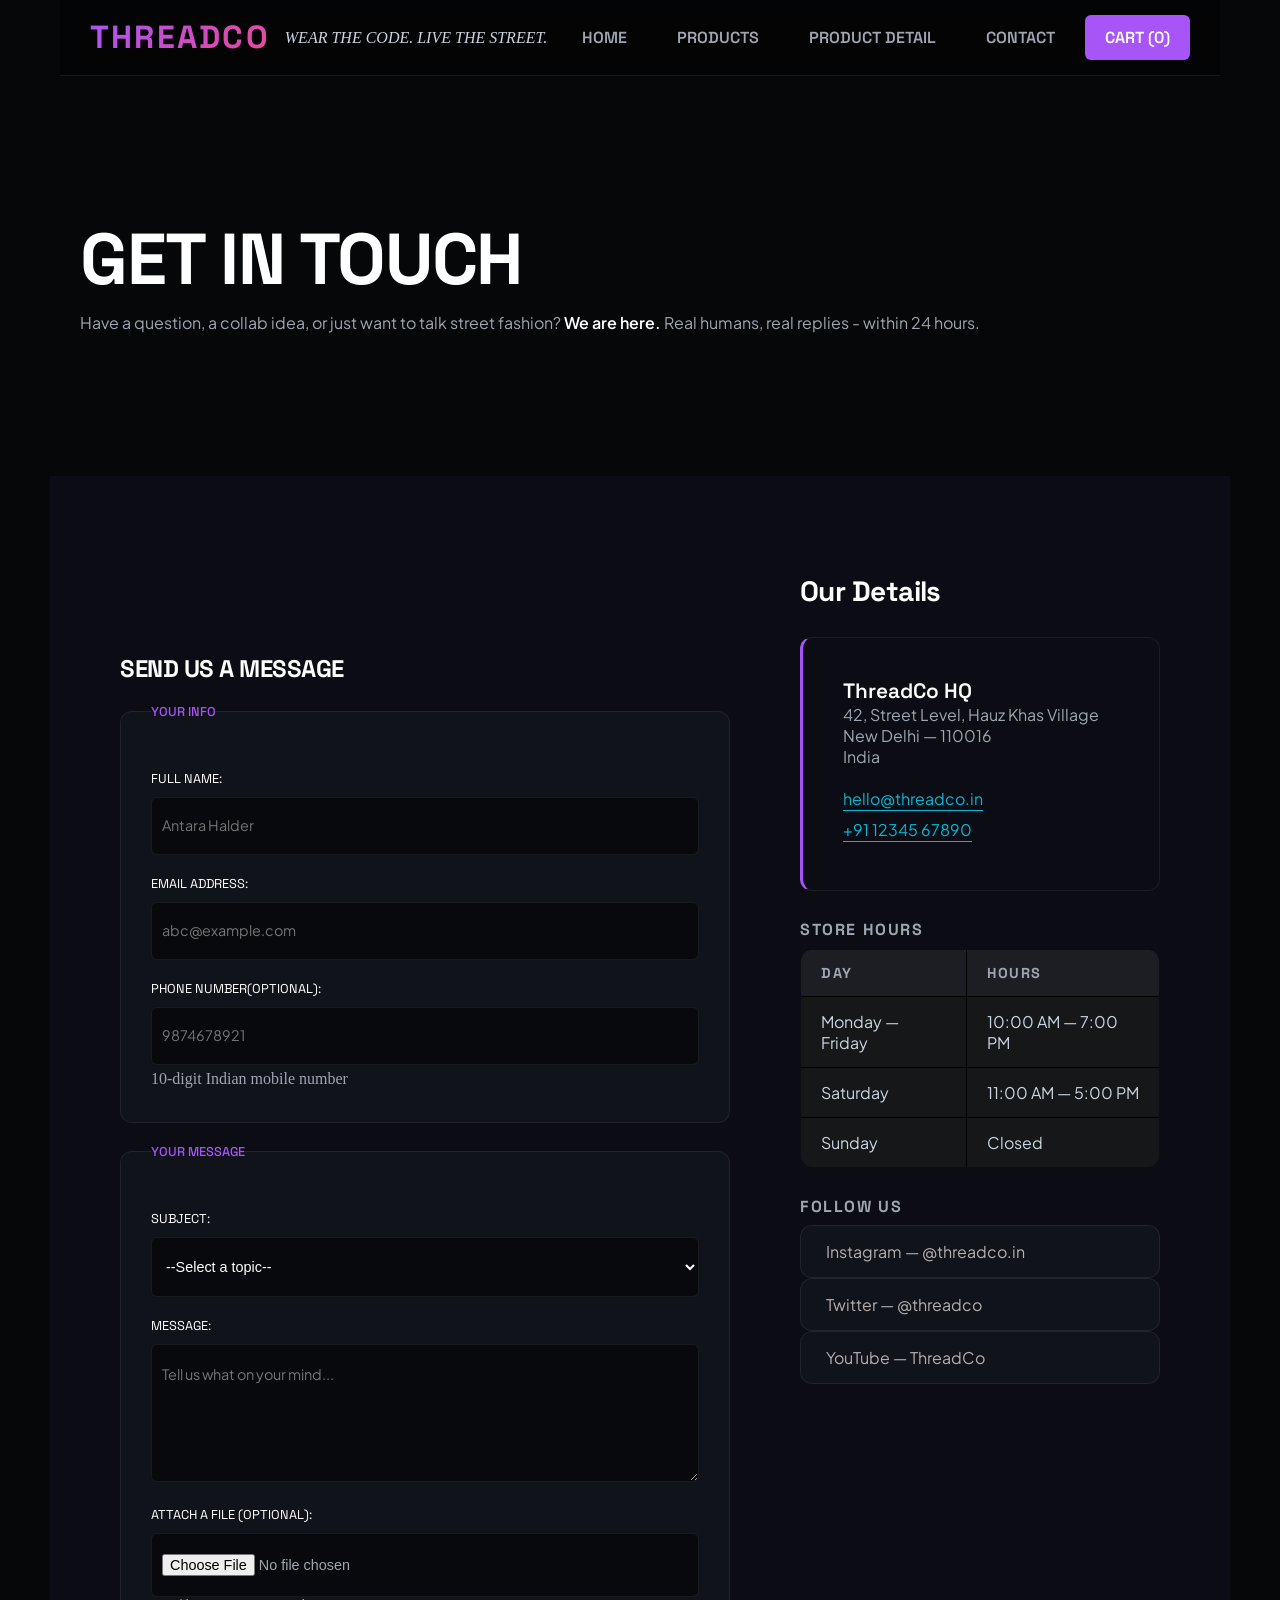
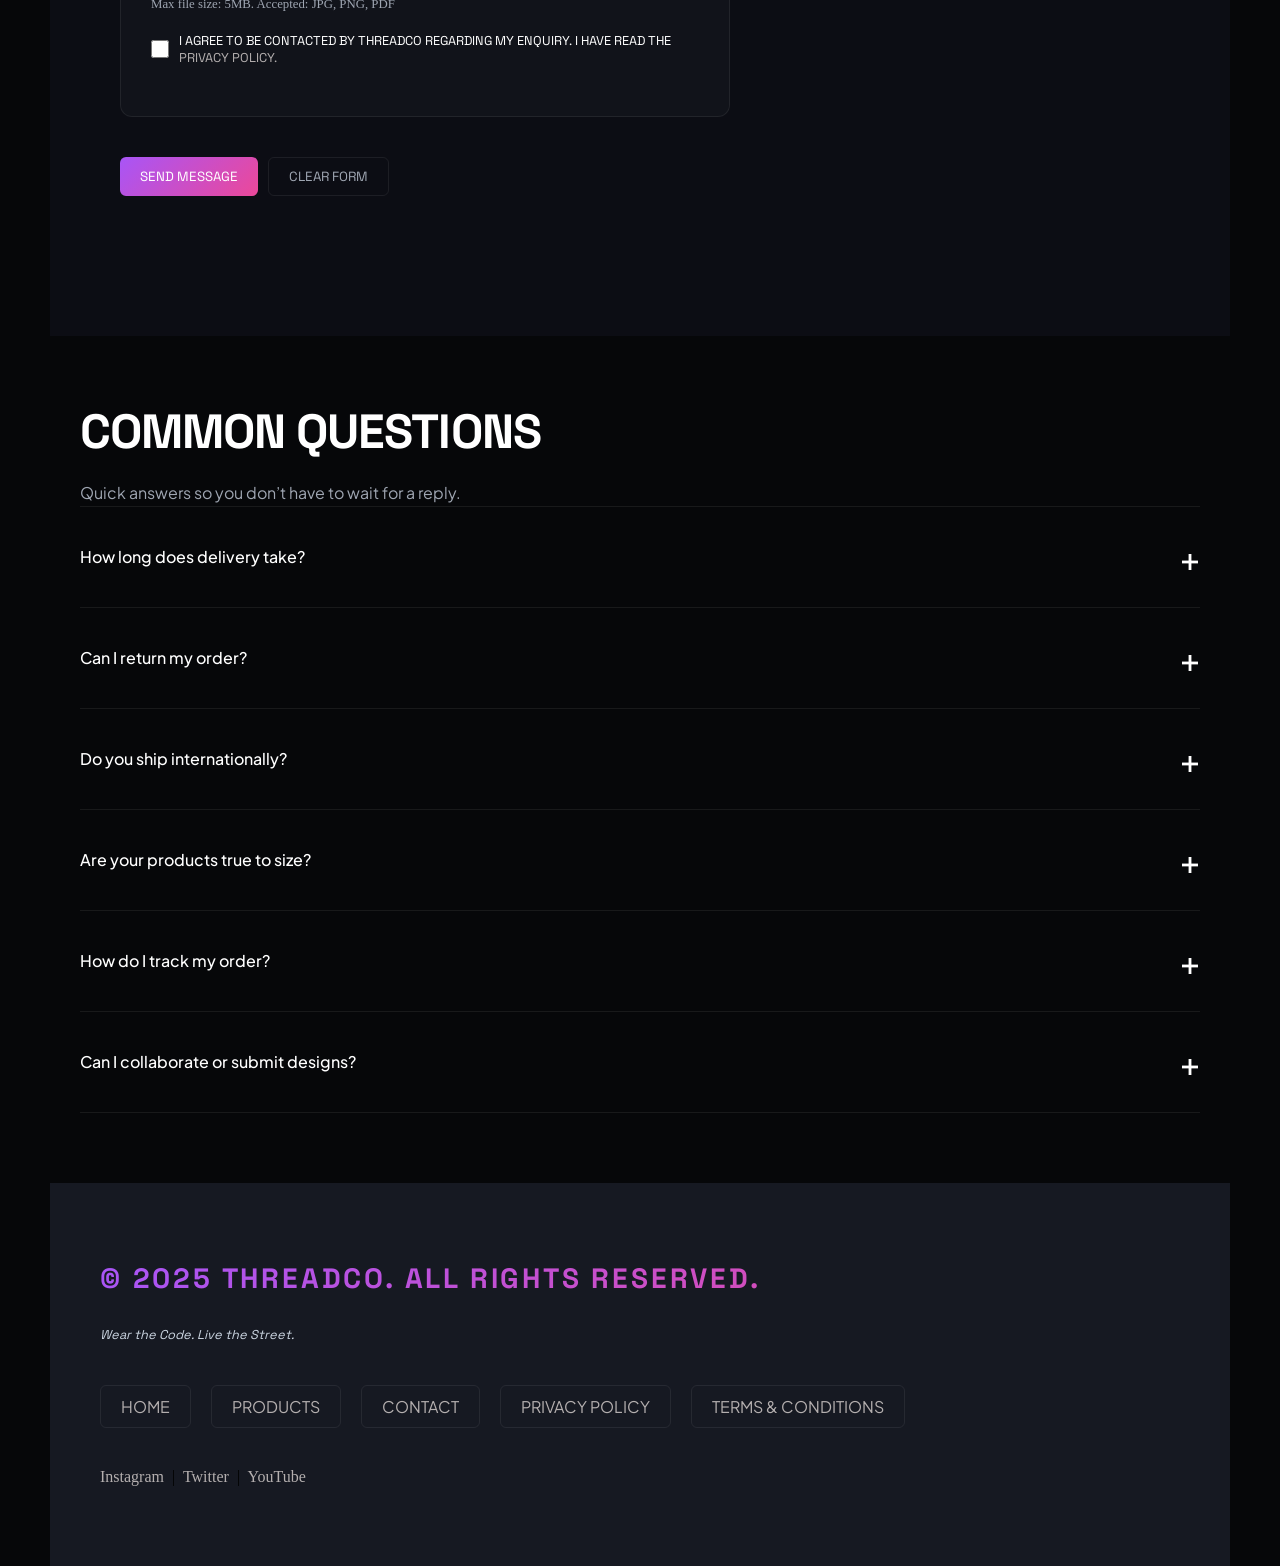
<file: Contact.html>
<!DOCTYPE html>
<html lang="en">

<head>
    <meta charset="UTF-8">
    <meta name="viewport" content="width=device-width, initial-scale=1.0">
    <title>ThreadCo contact</title>
    <link rel="stylesheet" href="style.css">
    <style>
        table,
        tr,
        td,
        th {
            border: 1px solid black;
            border-collapse: collapse;
        }
    </style>
</head>

<body>
    <header>
        <h1>ThreadCo</h1>
        <p>
            <em>Wear the Code. Live the Street.</em>
        </p>
        <nav>
            <ul>
                <li><a href="index.html">Home</a></li>
                <li><a href="Products.html">Products</a></li>
                <li><a href="Product_Detail.html">Product Detail</a></li>
                <li><a href="Contact.html">Contact</a></li>
                <li><a href="#">Cart (0)</a></li>
            </ul>
        </nav>
    </header>

    <main>

        <section class="get-in-touch">
            <h2>Get In Touch</h2>
            <p>Have a question, a collab idea, or just want to talk street fashion? <strong>We are here.</strong> Real
                humans, real
                replies - within 24 hours.</p>

        </section>

        <div class="details">

            <section class="send-a-message">
                <h2>Send Us a Message</h2>

                <form action="">
                    <fieldset>
                        <legend>Your Info</legend>

                        <label for="fullname">Full Name:</label>
                        <input type="text" id="fullname" name="fullname" placeholder="Antara Halder" required
                            minlength="2" maxlength="60">

                        <label for="email">Email Address:</label>
                        <input type="email" id="email" name="email" placeholder="abc@example.com" required>

                        <label for="phone">Phone Number(optional):</label>
                        <input type="tel" id="phone" placeholder="9874678921">

                        <p>10-digit Indian mobile number</p>
                    </fieldset>


                    <fieldset>
                        <legend>Your Message</legend>

                        <label for="subject">Subject:</label>
                        <select name="subject" id="subject" required>
                            <option value="">--Select a topic--</option>
                            <option value="order-issue">Order Issue</option>
                            <option value="return-refund">return/Refund</option>
                            <option value="collaboration">Colleaboration/Partnership</option>
                            <option value="wholesale">Wholesale Enquiry</option>
                            <option value="general">General Query</option>
                        </select>

                        <label for=" message">Message:</label>

                        <textarea id="message" name="message" rows="6" cols="50"
                            placeholder="Tell us what on your mind..." required minlength="20"></textarea>


                        <label for="attachment">Attach a File (optional):</label>
                        <input type="file" id="attachment" name="attachment">

                        <small>Max file size: 5MB. Accepted: JPG, PNG, PDF</small>


                        <div class="consent">
                            <input type="checkbox" name="consent" id="consent" required>
                            <label for="checkbox">I agree to be contacted by ThreadCo regarding my enquiry. I have read
                                the <a href="#">Privacy Policy.</a></label>
                        </div>

                    </fieldset>


                    <div class="contact-btns">
                        <button type="submit">Send Message</button>
                        <button type="reset">Clear Form</button>
                    </div>

                </form>
            </section>

            <section class="our-details">
                <h3>Our Details</h3>

                <address>
                    <strong>ThreadCo HQ</strong><br>
                    42, Street Level, Hauz Khas Village <br>New Delhi — 110016 <br>
                    India
                    <br><br>
                <a href="mailto:hello@threadco.in">hello@threadco.in</a>
                <br>
                <a href="tell:+91 12345 67890">+91 12345 67890</a>
                 </address>

                 <div>
                <h3>Store Hours</h3>
                <table>
                    <tr>
                        <th>Day</th>
                        <th>Hours</th>
                    </tr>
                    <tr>
                        <td>Monday — Friday</td>
                        <td>10:00 AM — 7:00 PM</td>
                    </tr>
                    <tr>
                        <td>Saturday</td>
                        <td>11:00 AM — 5:00 PM</td>
                    </tr>
                    <tr>
                        <td>Sunday</td>
                        <td> Closed</td>
                    </tr>
                </table>
                </div>

                <div>
                <h3>Follow Us</h3>
                <ul>
                    <li> <a href="https://instagram.com" target="_blank">Instagram &mdash; @threadco.in</a></li>
                    <li> <a href="https://twitter.com" target="_blank">Twitter &mdash; @threadco</a></li>
                    <li> <a href="https://youtube.com" target="_blank">YouTube &mdash; ThreadCo</a></li>
                </ul>
                </div>

            </section>

        </div>

        <section class="common-question">

            <h2>Common Questions</h2>
            <p>Quick answers so you don&rsquo;t have to wait for a reply.</p>

            <details>
                <summary>How long does delivery take?</summary>
                <p>We ship within <strong>48 hours</strong> of order confirmation. Standard delivery takes
                    <strong>3&mdash;5
                        business days</strong> across India. Express delivery (1&mdash;2 days) is available at checkout
                    for
                    select pin codes.</p>

            </details>

            <details>
                <summary>Can I return my order? </summary>
                <p>Yes! We offer <strong>free returns within 7 days</strong> of delivery. The item must be unworn,
                    unwashed, and in its original packaging with all tags attached. Initiate your return from the Orders
                    section of your account.</p>

            </details>

            <details>
                <summary>Do you ship internationally?</summary>
                <p>Not yet &mdash; but we&rsquo;re working on it. International shipping is planned for early 2026. Sign
                    up for our
                    newsletter to get notified first.</p>

            </details>

            <details>
                <summary>Are your products true to size?</summary>
                <p>ThreadCo tees and hoodies are <strong>oversized by design.</strong> If you prefer a more fitted look,
                    we recommend
                    sizing down. Check the <a href="Product_Detail.html#size-chart">Size Guide</a> on any product page
                    for exact measurements.</p>

            </details>

            <details>
                <summary>How do I track my order?</summary>
                <p>Once your order ships, you will receive a tracking link via SMS and email. You can also track your
                    order by entering your order ID on our <a href="#"></a> Order Tracking page.</p>

            </details>

            <details>
                <summary>Can I collaborate or submit designs?</summary>
                <p>Absolutely. ThreadCo works with independent Indian artists on every drop. If you have a design
                    concept or want to collab, reach out via the form above and select &ldquo;Collaboration /
                    Partnership&ldquo; as
                    the subject. We read every single message.</p>

            </details>
        </section>
        

    </main>

    <footer id="footer">
         <h3>&copy; 2025 ThreadCo. All rights reserved.</h3>
        <p><em>Wear the Code. Live the Street.</em></p>
        <nav>
            <ul>
                <li><a href="index.html">Home</a></li>
                <li><a href="Products.html">Products</a></li>
                <li><a href="Contact.html">Contact</a></li>
                <li><a href="#">Privacy Policy</a></li>
                <li><a href="#">Terms & Conditions</a></li>
            </ul>
        </nav>
        <p>

        </p>
        <a href="https://instagram.com" target="_blank">Instagram</a>
        &nbsp;|&nbsp;
        <a href="https://twitter.com" target="_blank">Twitter</a>
        &nbsp;|&nbsp;
        <a href="https://youtube.com" target="_blank">YouTube</a>
    </footer>
</body>

</html>
</file>
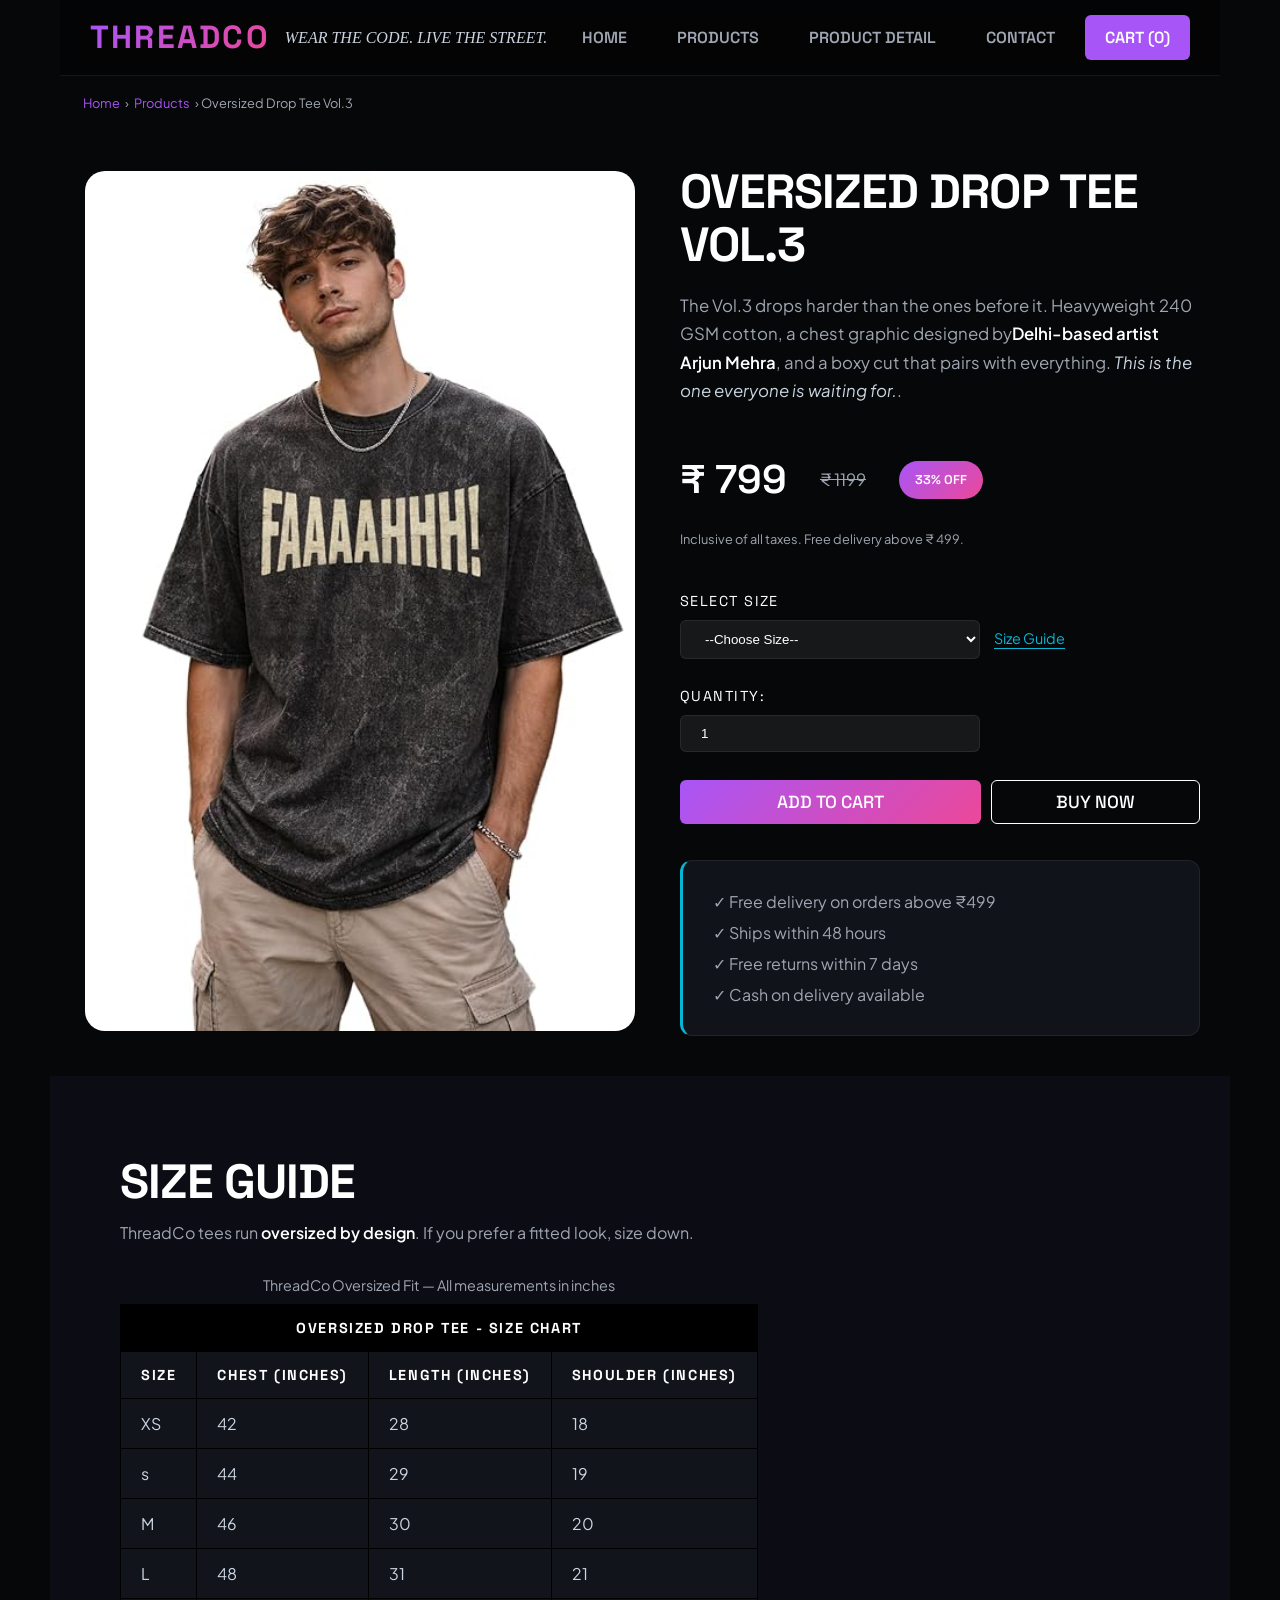
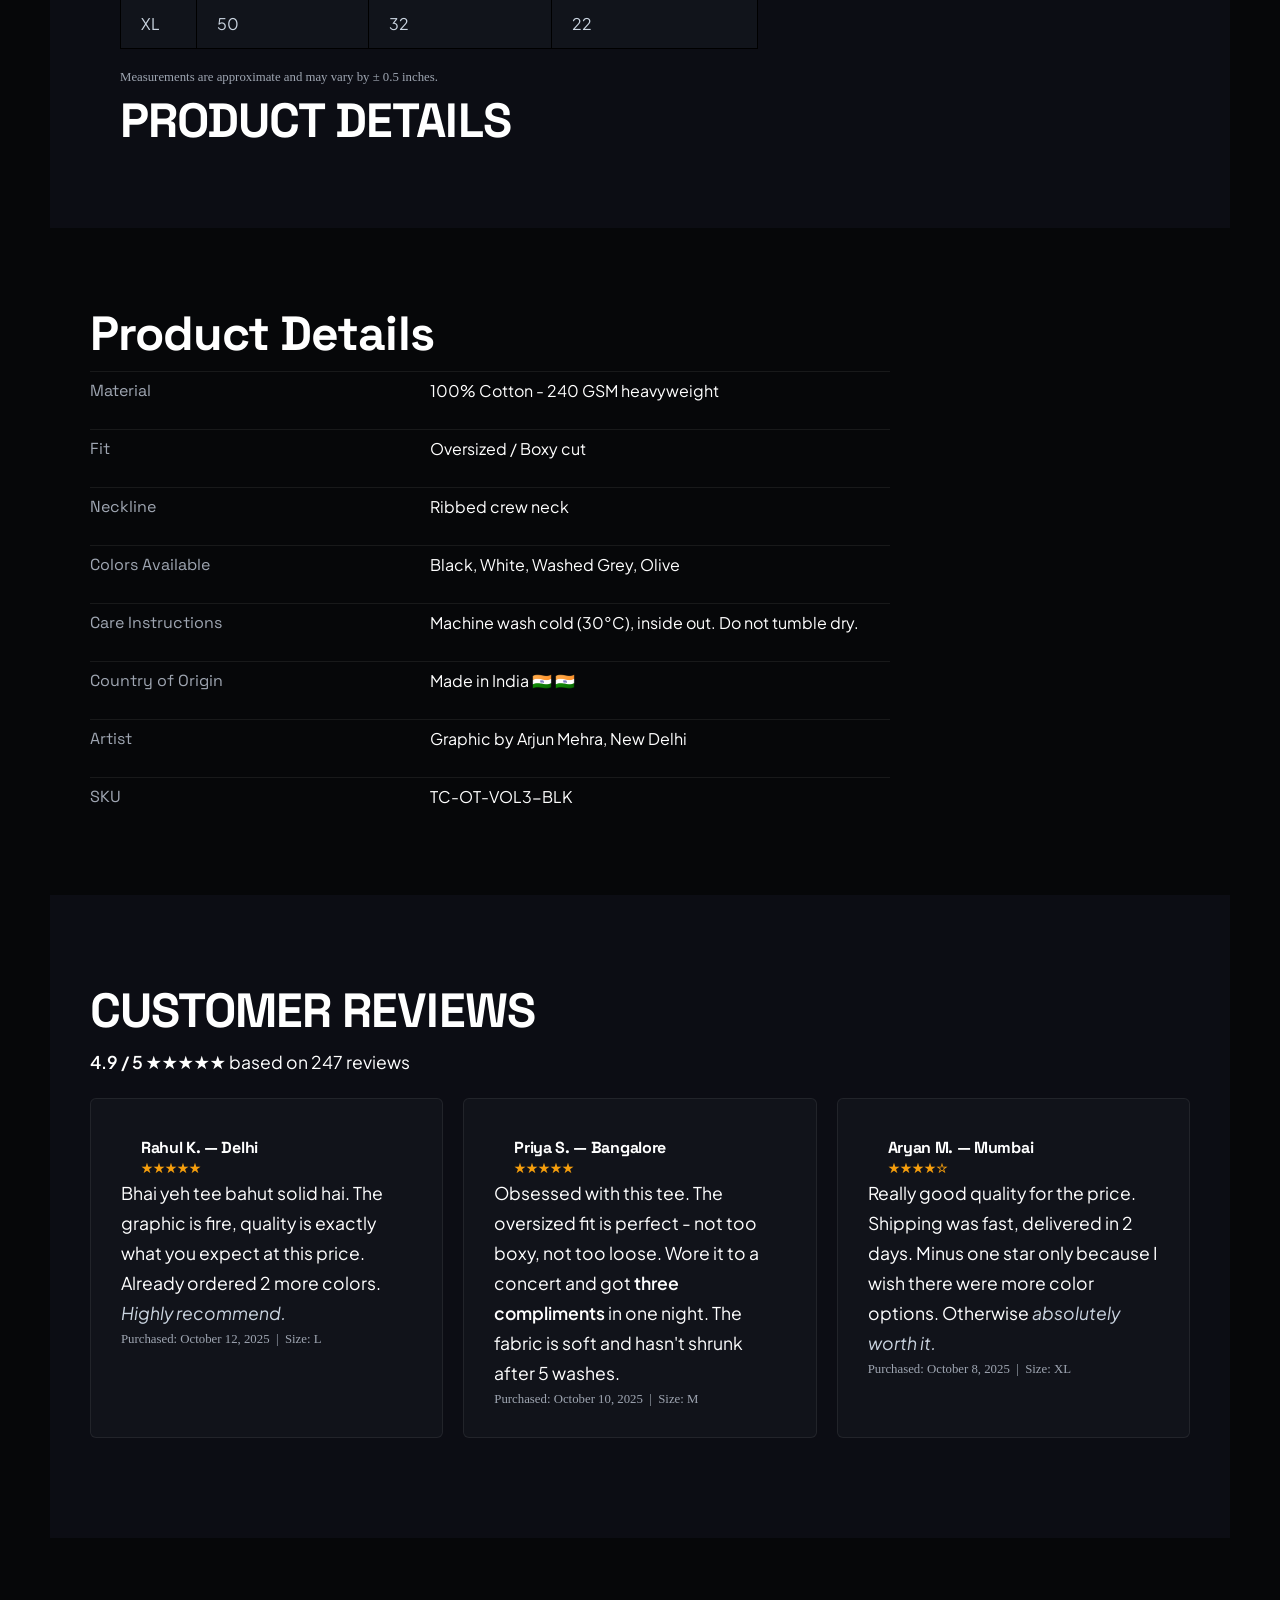
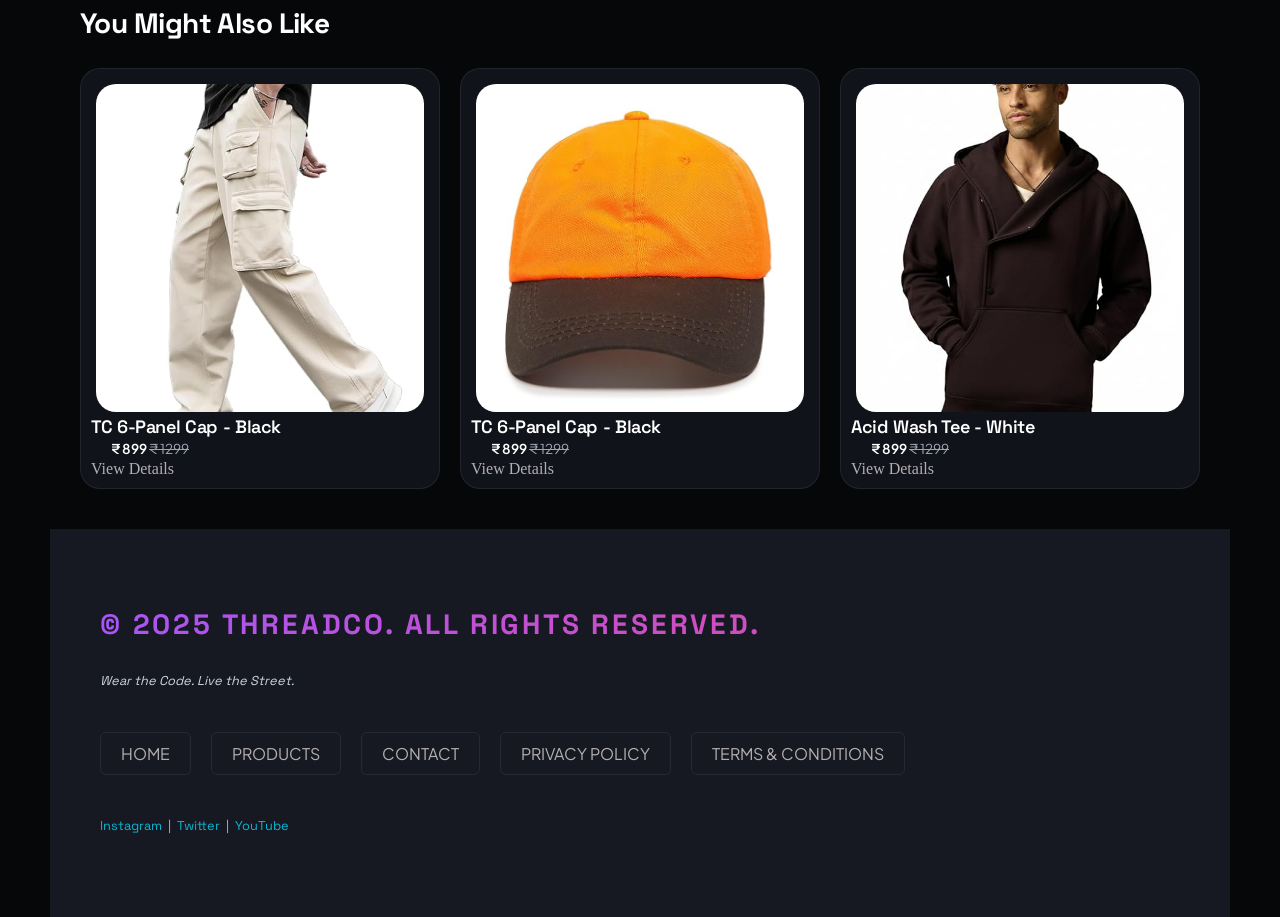
<file: Product_Detail.html>
<!DOCTYPE html>
<html lang="en">

<head>
    <meta charset="UTF-8">
    <meta name="viewport" content="width=device-width, initial-scale=1.0">
    <title>product Details</title>
    <link rel="stylesheet" href="style.css">

    <style>
        table,
        tr,
        td,
        th {
            border: 1px solid black;
            border-collapse: collapse;
        }
    </style>

</head>

<body>
    <header>
        <h1>ThreadCo</h1>
        <p>
            <em>Wear the Code. Live the Street.</em>
        </p>
        <nav>
            <ul>
                <li><a href="index.html">Home</a></li>
                <li><a href="Products.html">Products</a></li>
                <li><a href="Product_Detail.html">Product Detail</a></li>
                <li><a href="Contact.html">Contact</a></li>
                <li><a href="#">Cart (0)</a></li>
            </ul>
        </nav>
    </header>



    <main>
        <nav aria-label="breadcrumb">
            <a href="index.html">Home</a>
            &rsaquo;
            <a href="products.html">Products</a>
            &rsaquo;
            Oversized Drop Tee Vol.3
        </nav>

        <section id="product-detail">
            <figure>
                <img src="images/product 1 (1).jpg"
                    alt="ThreadCo Oversized Drop Tee Vol.3 - front view, black colorway">
                <figcaption>Oversized Drop Tee Vol.3 - Black Colorway</figcaption>
            </figure>

            <div class="product-detail-left">
                <h2>Oversized Drop Tee Vol.3</h2>

                <p>
                    The Vol.3 drops harder than the ones before it. Heavyweight 240 GSM cotton, a chest graphic designed
                    by<strong>Delhi-based artist Arjun Mehra</strong>, and a boxy cut that pairs with everything.
                    <em>This is the one everyone is waiting for.</em>.
                </p>

                <p>
                    <strong>&#8377; 799</strong>
                    &nbsp;
                    <s>&#8377; 1199</s>
                    &nbsp;
                    <mark>33% OFF</mark>
                </p>
                <p><small>Inclusive of all taxes. Free delivery above &#8377; 499.</small></p>

                <label for="size-select">Select Size</label>
                <select id="size-select" name="size">
                    <option value="">--Choose Size--</option>
                    <option value="XS">XS</option>
                    <option value="S">S</option>
                    <option value="M">M</option>
                    <option value="L">L</option>
                    <option value="XL">XL</option>
                </select>
                <a href="#size-chart">Size Guide</a>

                <br><br>


                <label for="quantity">Quantity:</label>
                <input type="number" id="quantity" name="quantity" value="1" min="1" max="10">

                <br><br>
                <div class="product-detail-btns">
                    <button type="button">Add to cart</button>
                    <button type="button">Buy Now</button>

                </div>

                <br><br>

                <ul>
                    <li>&#10003; Free delivery on orders above &#8377;499</li>
                    <li>&#10003; Ships within 48 hours</li>
                    <li>&#10003; Free returns within 7 days</li>
                    <li>&#10003; Cash on delivery available</li>
                </ul>
            </div>
        </section>


        <section id="size-chart" class="best-sellers">

            <h2>Size Guide</h2>
            <p>ThreadCo tees run <strong>oversized by design</strong>. If you prefer a fitted look, size down.</p>

            <table>
                <caption>ThreadCo Oversized Fit &mdash; All measurements in inches</caption>
                <tr>
                    <th colspan="4">Oversized Drop Tee - Size Chart</th>



                </tr>
                <tr>
                    <th>Size</th>
                    <th>Chest (inches)</th>
                    <th>Length (inches)</th>
                    <th>Shoulder (inches)</th>
                </tr>
                <tr>
                    <td>XS</td>
                    <td>42</td>
                    <td>28</td>
                    <td>18</td>
                </tr>
                <tr>
                    <td>s</td>
                    <td>44</td>
                    <td>29</td>
                    <td>19</td>
                </tr>
                <tr>
                    <td>M</td>
                    <td>46</td>
                    <td>30</td>
                    <td>20</td>
                </tr>
                <tr>
                    <td>L</td>
                    <td>48</td>
                    <td>31</td>
                    <td>21</td>
                </tr>
                <tr>
                    <td>XL</td>
                    <td>50</td>
                    <td>32</td>
                    <td>22</td>
                </tr>
            </table>
            <br>
            <small>Measurements are approximate and may vary by &#177; 0.5 inches.</small>

            <h2>Product Details</h2>



        </section>

        <section id="product-details">
            <h2>Product Details</h2>

            <dl>
                <div>
                    <dt>Material</dt>
                    <dd>100% Cotton - 240 GSM heavyweight</dd>
                </div>

                <div>
                    <dt>Fit</dt>
                    <dd>Oversized / Boxy cut</dd>
                </div>

                <div>
                    <dt>Neckline</dt>
                    <dd>Ribbed crew neck</dd>
                </div>

                <div>
                    <dt>Colors Available</dt>
                    <dd>Black, White, Washed Grey, Olive</dd>
                </div>

                <div>
                    <dt>Care Instructions</dt>
                    <dd>Machine wash cold (30&deg;C), inside out. Do not tumble dry.</dd>
                </div>

                <div>
                    <dt>Country of Origin</dt>
                    <dd>Made in India 🇮🇳 &#127470;&#127475;</dd>
                </div>

                <div>
                    <dt>Artist</dt>
                    <dd>Graphic by Arjun Mehra, New Delhi</dd>
                </div>

                <div>
                    <dt>SKU</dt>
                    <dd>TC-OT-VOL3-BLK</dd>
                </div>
            </dl>

        </section>

        <section class="customer-reviews">

            <h2>Customer Reviews</h2>
            <p><strong>4.9 / 5</strong>
                &#9733;&#9733;&#9733;&#9733;&#9733;
                based on 247 reviews</p>

            <div class="customer-reviews-details">
                <article>
                    <h3>Rahul K. — Delhi</h3>
                    <p>&#9733;&#9733;&#9733;&#9733;&#9733;</p>
                    <p>Bhai yeh tee bahut solid hai. The graphic is fire, quality is exactly what you expect at this
                        price.
                        Already ordered 2 more colors.<em> Highly recommend.</em></p>
                    <small>Purchased: October 12, 2025 &nbsp;|&nbsp; Size: L</small>
                </article>

                <article>
                    <h3>Priya S. — Bangalore</h3>
                    <p>&#9733;&#9733;&#9733;&#9733;&#9733;</p>
                    <p>Obsessed with this tee. The oversized fit is perfect - not too boxy, not too loose. Wore it to a
                        concert
                        and got <strong>three compliments</strong> in one night. The fabric is soft and hasn't shrunk
                        after 5
                        washes.</p>
                    <small>Purchased: October 10, 2025 &nbsp;|&nbsp; Size: M</small>
                </article>


                <article>
                    <h3>Aryan M. — Mumbai</h3>
                    <p>&#9733;&#9733;&#9733;&#9733;&#9734;</p>
                    <p>Really good quality for the price. Shipping was fast, delivered in 2 days. Minus one star only
                        because I
                        wish there were more color options. Otherwise <em>absolutely worth it.</em></p>
                    <small>Purchased: October 8, 2025 &nbsp;|&nbsp; Size: XL</small>
                </article>

            </div>

        </section>

        <section class="might-also-like">

            <h3>You Might Also Like</h3>

            <div class="also-like-items">
                <article>
                    <figure>
                        <img src="images/product 3.jpg" alt="ThreadCo TC 6-Panel Cap in Black">
                        <figcaption>TC 6-Panel Cap - Black</figcaption>
                    </figure>
                    <h4>TC 6-Panel Cap - Black</h4>
                    <p><strong>&#8377; 899</strong> <s>₹ 1299</s></p>
                    <a href="Product_Detail.html">View Details</a>
                </article>

                <article>
                    <figure>
                        <img src="images/product 4.jpg" alt="ThreadCo TC 6-Panel Cap in Black">
                        <figcaption>TC 6-Panel Cap - Black</figcaption>
                    </figure>
                    <h4>TC 6-Panel Cap - Black</h4>
                    <p><strong>&#8377; 899</strong> <s>₹ 1299</s></p>
                    <a href="Product_Detail.html">View Details</a>
                </article>

                <article>
                    <figure>
                        <img src="images/product 2.jpg" alt="ThreadCo Acid Wash Tee in White">
                        <figcaption>Acid Wash Tee - White</figcaption>
                    </figure>
                    <h4>Acid Wash Tee - White</h4>
                    <p><strong>&#8377; 899</strong> <s>₹ 1299</s></p>
                    <a href="Product_Detail.html">View Details</a>
                </article>


            </div>
        </section>

    </main>

    <footer id="footer">
        <h3>&copy; 2025 ThreadCo. All rights reserved.</h3>
        <p><em>Wear the Code. Live the Street.</em></p>
        <nav>
            <ul>
                <li><a href="index.html">Home</a></li>
                <li><a href="Products.html">Products</a></li>
                <li><a href="Contact.html">Contact</a></li>
                <li><a href="#">Privacy Policy</a></li>
                <li><a href="#">Terms &amp; Conditions</a></li>
            </ul>
        </nav>

        <p>
            <a href="https://instagram.com" target="_blank">Instagram</a>
            &nbsp;|&nbsp;
            <a href="https://twitter.com" target="_blank">Twitter</a>
            &nbsp;|&nbsp;
            <a href="https://youtube.com" target="_blank">YouTube</a>
        </p>
    </footer>
</body>

</html>
</file>
<file: style.css>
@import url('https://fonts.googleapis.com/css2?family=Plus+Jakarta+Sans:wght@300;400;500;600;700;800&family=Space+Grotesk:wght@400;500;600;700;800&display=swap');


* {
    padding: 0;
    margin: 0;
    box-sizing: border-box;
}

:root {
    /* Brand Theme Colors */
    --color-primary: #a855f7;
    --color-primary-glow: rgba(168, 85, 247, 0.25);
    --color-secondary: #ec4899;
    --color-secondary-glow: rgba(236, 72, 153, 0.25);
    --color-accent: #06b6d4;


    /* Base & Layout Backgrounds */
    --color-bg-base: #060709;
    --color-bg-section: #0c0d14;
    --color-bg-footer: #161922;
    --color-surface: #11131a;
    --color-surface-muted: #1e212f;


    /* Borders */
    --color-border: rgba(255, 255, 255, 0.07);


    /* Typography Text Colors */
    --white: #ffffff;
    --color-text-body: #cbd5e1;
    --color-text-muted: #9fa6b2;
    --font-display: 'Space Grotesk', sans-serif;
    --font-body: 'Plus Jakarta Sans', sans-serif;
    --radius-sm: 6px;
    --radius-md: 12px;
    --radius-lg: 20px;
    --shadow-sm: 0 4px 12px rgba(0, 0, 0, 0.5);
    --shadow-md: 0 12px 36px rgba(0, 0, 0, 0.7);
    --shadow-lg: 0 24px 64px rgba(0, 0, 0, 0.9);
    --gradient-accent: linear-gradient(135deg, var(--color-primary) 0%, var(--color-secondary) 100%);
    --gradient-secondary: linear-gradient(135deg, var(--color-accent) 0%, #3b82f6 100%);
}

html {
    font-size: 16px;
}

h1,
h2,
h3,
h4,
h5,
h6 {
    font-family: var(--font-display);
    font-weight: 700;
    line-height: 1.1;
    letter-spacing: -0.02em;
    color: var(--white);
}


h1 {
    font-size: clamp(2.4rem, 6vw, 5rem);
}

h2 {
    font-size: clamp(1.8rem, 4vw, 3rem);
}

h3 {
    font-size: clamp(1.2rem, 2.5vw, 1.75rem);
}

h4 {
    font-size: 1.125rem;
    font-weight: 600;
}

p {
    font-size: 1rem;
    line-height: 1.7;
    color: var(--color-text-muted);
}


small {
    font-size: 0.8rem;
    color: var(--color-text-muted);
}

strong {
    color: var(--white);
    font-weight: 600;
}

em {
    color: var(--color-text-body);
}

ul {
    list-style: none;
}

a {
    /* color: inherit; */
    color: rgb(180, 175, 175);
    text-decoration: none;
}


body {
    background-color: var(--color-bg-base);
    padding: 0 50px;
    opacity: 1;
}

header {
    position: fixed;
    background-color: rgba(4, 4, 4, 0.604);
    backdrop-filter: blur(10px);
    -webkit-backdrop-filter: blur(10px);
    display: flex;
    left: 60px;
    right: 60px;
    border-bottom: 1px solid var(--color-border);
    justify-content: space-between;
    align-items: center;
    padding: 20px 30px;
    text-transform: uppercase;
    z-index: 10;

}

header nav ul {
    display: flex;
    gap: 10px;
}

header h1 {
    font-size: 2rem;
    letter-spacing: 0.07em;
    background: var(--gradient-accent);
    background-clip: text;
    -webkit-background-clip: text;
    color: transparent;
    -webkit-text-fill-color: transparent;
}


header nav a {
    /* display: inline-block; */
    font-family: var(--font-display);
    color: var(--color-text-muted);
    padding: 12px 20px;
    border-radius: var(--radius-sm);
    font-weight: 600;
    text-wrap: nowrap;
}

header nav a:hover {
    background-color: rgba(32, 31, 31, 0.605);
    color: var(--white);
}

header nav li:last-child a {
    background-color: var(--color-primary);
    color: var(--white);
}

header nav li:last-child a:hover {
    background-color: var(--color-secondary);
}

main {
    /* padding-top: 80px; */
    padding-top: 80px;
}

#hero {
    height: 90vh;
    display: flex;
    justify-content: space-between;
    align-items: center;
    padding: 50px 40px;
}

.left-hero {
    display: flex;
    flex-direction: column;
    gap: 10px;
    max-width: 690px;
}

.left-hero h2 {
    font-size: 5rem;
    text-transform: uppercase;
}

#gradient-text {
    background: var(--gradient-accent);
    background-clip: text;
    -webkit-background-clip: text;
    color: transparent;
    -webkit-text-fill-color: transparent;
}

#hero p {
    font-size: 1.4rem;
    font-family: var(--font-body);
}

#cta {
    display: flex;
    gap: 20px;
    margin-top: 20px;
}

#cta a {
    padding: 15px 30px;
    border-radius: var(--radius-sm);
    text-transform: uppercase;
    font-family: var(--font-display);
    font-weight: 700px;
    color: var(--white);
}

.btn1 {
    background: var(--gradient-accent);
    display: flex;
    justify-content: center;
    align-items: center;

}

.btn1:hover {
    /* background-color: var(--color-primary); */
    box-shadow: 0 8px 20px rgba(223, 71, 190, 0.506);
    background: linear-gradient(135deg, #a54ef7 0%, #f2459b 100%);
}

.btn2 {
    border: 2px solid rgba(104, 104, 104, 0.926);
}

.btn2:hover {
    background-color: rgba(255, 255, 255, 0.07);
    border-color: var(--white);
}

.right-hero {
    flex: 1;
    display: flex;
    justify-content: center;
    align-items: center;
    height: 500px;
    position: relative;
    /* margin-right: 200px; */
}

.right-hero img {
    height: 500px;
    width: 400px;
    object-fit: cover;
    border-radius: var(--radius-lg);
    z-index: 1;
    box-shadow: var(--shadow-md);
    animation: figure-animation 1s;
}


@keyframes figure-animate {

    0% {
        transform: translateY(-50px);
    }

    100% {
        transform: translateY(0);
    }
}

.right-hero img:hover {
    border: 1px solid var(--color-primary);
    box-shadow: var(--shadow-lg);
}

.glow {
    width: 400px;
    height: 400px;
    border-radius: 50%;
    position: absolute;
    filter: blur(50px);
    opacity: .5;
    animation: orb-animation 1s;
}


@keyframes orb-animation {
    0% {
        opacity: 0.3;

    }

    100% {

        opacity: 0.9;
    }

}

.orb1 {
    top: 0%;
    left: 10%;
    background-color: var(--color-primary);
}

.orb2 {
    bottom: 0%;
    right: 10%;
    background-color: var(--color-secondary);
}

#week-drop {
    background-color: #0C0D14;
    padding: 80px 60px;
}

#week-drop h2 {
    text-transform: uppercase;
}

#week-drop>p {
    margin: 15px 0;
    font-family: var(--font-body);
}

.cards {
    display: flex;
    flex-wrap: wrap;
    gap: 20px;
    margin-top: 40px;
}

.cards article {
    flex: 1 1 260px;
    display: flex;
    flex-direction: column;
    padding: 10px;
    border-radius: var(--radius-lg);
    overflow: hidden;
    border: 1px solid var(--color-border);
}

figure {
    /* position: relative; */
    overflow: hidden;
    aspect-ratio: 3/4;
    padding: 5px;
    border-radius: var(--radius-lg);
    overflow: hidden;

}

figcaption {
    display: none;
}

figure img {
    width: 100%;
    height: 100%;
    object-fit: cover;
    border-radius: var(--radius-lg);

}

article {
    position: relative;
}

article h3 {
    padding: 10px 20px 0;
    font-size: 1rem;
}

article p:first-of-type {
    padding: 0 20px;
    font-family: var(--font-body);
    font-size: 0.85rem;

}

#best-sellers {
    padding: 80px 50px;
}

#best-sellers h2 {
    text-transform: uppercase;
    margin-bottom: 15px;
}

#best-sellers table {
    width: 100%;
    border-radius: var(--radius-md);
    overflow: hidden;
    border-collapse: collapse;
}

th[colspan="5"] {
    background: var(--color-accent);
    padding: 14px 20px;
    font-family: var(--font-display);
    letter-spacing: 0.1rem;
    text-transform: uppercase;
    font-size: 1.1rem;
    text-align: center;
    color: white;
}

th {
    padding: 14px 20px;
    text-align: left;
    background-color: rgba(255, 255, 255, 0.07);
    font-family: var(--font-display);
    text-transform: uppercase;
    color: var(--color-text-muted);
    letter-spacing: 0.1rem;
    font-size: 0.9rem;
}

td {
    padding: 14px 20px;
    font-family: var(--font-body);
    color: var(--color-text-body);
    background-color: rgba(30, 30, 30, 0.605);
    border-top: 1px solid var(--color-border);
}

tr:hover>td {
    background-color: rgba(255, 255, 255, 0.07);
}

tr:hover td:first-child {
    color: var(--color-secondary);
}

#why-threadco {
    padding: 80px 50px;
    color: white;
}


#why-threadco h2 {
    text-transform: uppercase;
    margin-bottom: 6px;
}

#why-threadco p {
    font-family: var(--font-body);
    margin-bottom: 5px;
}

#why-threadco ul {
    display: flex;
    flex-wrap: wrap;
    gap: 20px;
    margin: 50px 0;
}

#why-threadco ul li {
    flex: 1 1 240px;
    background-color: var(--color-surface);
    padding: 24px;
    border-radius: var(--radius-md);
    border: 1px solid var(--color-border);
    border-left: 4px solid var(--color-accent);
    font-family: var(--font-body);
    color: var(--color-text-muted);
    font-size: 0.9rem;
}

#why-threadco ul li:hover {
    border-left: 4px solid var(--color-primary);
}

#why-threadco ul li strong {
    display: block;
    font-family: var(--font-display);
    margin-bottom: 10px;
    font-size: 1.2rem;
}


#why-threadco dl {
    margin: 10px;
    border-top: 1px solid var(--color-border);
    display: flex;
    flex-wrap: wrap;
    padding: 30px 0;
    gap: 10px;
}

#why-threadco dl section {
    flex: 1 1 270px;
    border: 1px solid var(--color-border);
    padding: 24px;
    border-radius: var(--radius-md);
}

#why-threadco dl section:hover {
    background-color: rgba(255, 255, 255, 0.07);
    border: 1px solid var(--color-primary);
}

#why-threadco dl dt {
    color: var(--color-accent);
    font-family: var(--font-display);
    margin-bottom: 10px;
    text-transform: uppercase;
}

#why-threadco dl dd {
    font-family: var(--font-body);
    color: var(--color-text-muted);
    font-size: 0.9rem;
}

#get-early {
    background-color: var(--color-surface);
    text-align: center;
    padding: 120px 30px;
}

#get-early h2 {
    text-transform: uppercase;
    padding: 15px 0;
}

#get-early p {
    font-family: var(--font-body);
    padding: 20px 0;
    font-size: 1.1rem;
    max-width: 520px;
    margin: auto;
}

/* #get-early  form label{
    display: none;
} */

#get-early form {
    display: flex;
    /* justify-content: center; */
    margin: auto;
    border: 1px solid var(--color-border);
    border-radius: var(--radius-sm);
    max-width: 520px;
    overflow: hidden;
}


#get-early input[type="email"] {
    flex: 1;
    padding: 14px 30px;
    background: transparent;
    border: none;
    outline: none;
    color: white;
    font-family: var(--font-body);
    font-size: 1.2rem;
    background-color: rgba(50, 50, 50, 0.305);
}

#get-early input[type="email"]::placeholder {
    font-size: 1.2rem;
}

#get-early form button {
    font-family: var(--font-display);
    letter-spacing: .2em;
    background: var(--gradient-accent);
    text-transform: uppercase;
    padding: 14px 30px;
    border: none;
    color: white;
    font-weight: 700;
}

#get-early small {
    font-family: var(--font-body);
}





#footer {
    background-color: var(--color-bg-footer);
    padding: 80px 50px;

}

#footer {
    background-color: var(--color-bg-footer);
    padding: 80px 50px;

}

#footer h3 {

    text-transform: uppercase;
    background: var(--gradient-accent);
    background-clip: text;
    -webkit-background-clip: text;
    color: transparent;
    -webkit-text-fill-color: transparent;

    letter-spacing: .1em;

    margin-bottom: 10px;

}

#footer p {
    font-size: 1.2rem;
    font-family: var(--font-display);
}

#footer nav ul {
    display: flex;
    gap: 20px;
    margin: 40px 0;
}

#footer nav ul li {
    border: 1px solid var(--color-border);
    border-radius: var(--radius-sm);
    padding: 10px 20px;
    text-transform: uppercase;
    font-family: var(--font-body);
}

#footer nav ul li:hover {
    border: 1px solid var(--color-primary);
}

#footer p {
    margin-top: 30px;
    font-size: .8rem;
}

#footer p a {
    color: var(--color-accent);
}

#footer p a:hover {
    color: var(--color-secondary);
}


/* Product details.html page */



#catalogue {
    padding: 20px 30px;
}

#catalogue h2 {
    text-transform: uppercase;
    font-size: 3rem;
    padding-bottom: 20px 30px;
}

#catalogue p {
    font-family: var(--font-body);
    font-size: 1ewm;
}

#products-layout {
    display: grid;
    grid-template-columns: 280px 1fr;
    gap: 30px;
    background-color: var(--color-bg-section);
    padding: 60px;
    position: relative;
    align-items: start;
}

#sidebar {
    background-color: #171822;
    border-radius: var(--radius-md);
    padding: 20px;
    position: sticky;
    top: 100px;
    height: auto;

}

.grid {
    display: grid;
    grid-template-columns: repeat(auto-fit, 260px 1fr);
    gap: 20px;
}

#sidebar h2 {
    text-transform: uppercase;
    color: var(--color-primary);
    font-size: 0.8rem;
    letter-spacing: .2em;
    /* text-decoration: underline;

    text-underline-offset: 5px; */
    padding-bottom: 10px;

}

#sidebar hr {
    opacity: 0.1;
    height: 0.5px;

}

#sidebar h3 {

    padding-top: 30px;
    padding-bottom: 20px;
    text-transform: uppercase;
    font-size: 0.8rem;
    letter-spacing: .1em;

}

#sidebar ul {
    display: flex;
    flex-direction: column;
    gap: 10px;
    color: var(--color-text-muted);
    font-family: var(--font-body);
}


#sidebar ul li {
    display: flex;
    gap: 10px;

}


#sidebar input[type="checkbox"] {
    /* background: transparent; */
    accent-color: var(--color-primary);
    width: 18px;
    height: 18px;
    cursor: pointer;
}

#sidebar label {
    cursor: pointer;
    color: var(--color-text-muted);
    font-family: var(--font-body);
}


#sidebar input[type="number"] {
    width: 100%;
    margin: 10px 0;
    padding: 8px 10px;
    background-color: rgba(0, 0, 0, 0.9);
    border: 1px solid var(--color-border);
    border-radius: var(--radius-sm);
    outline: none;
    color: white;
    font-size: 0.9rem;

}

#sidebar input[type="number"]:focus {
    border-color: var(--color-primary);
}

#sidebar select {
    width: 100%;
    margin: 10px 0;
    padding: 8px 10px;
    background-color: rgba(0, 0, 0, 0.9);
    border: 1px solid var(--color-border);
    border-radius: var(--radius-sm);
    outline: none;
    color: white;
    font-size: 0.9rem;
}


#sidebar button {
    width: 100%;
    margin: 10px 0;
    padding: 8px 10px;
    border: 1px solid var(--color-border);
    font-size: 1rem;
    font-family: var(--font-display);
    text-transform: uppercase;
    border-radius: var(--radius-sm);
    font-weight: 600;
    cursor: pointer;
}

#sidebar button:nth-of-type(2) {
    background-color: transparent;
    color: var(--color-text-muted);
}

#products h2 {
    text-transform: uppercase;
    color: var(--color-text-muted);
    font-size: 1.3rem;
    padding-bottom: 20px;
}

.grid {
    display: grid;
    grid-template-columns: repeat(auto-fill, minmax(240px, 1fr));
    gap: 20px;
}

.compare-best-sellers p {
    font-size: 1rem;
    font-family: var(--font-body);
    margin-bottom: 10px;
}

.compare-best-sellers table tr:first-child th {
    background-color: black;
    text-align: center;
    color: var(--white);
}

.compare-best-sellers table tr th,
.compare-best-sellers table tr td {
    border: none;
    /* border-collapse: collapse; */
}

.compare-best-sellers table tr:nth-of-type(2) th {
    color: var(--white);
}

.compare-best-sellers table tr th {
    color: var(--color-accent);
}

.compare-best-sellers table tr {
    border: 1px solid var(--color-border);
}

/* product.html */

nav[aria-label="breadcrumb"] {
    display: inline-block;
    padding: 15px 30px;
    color: var(--color-text-muted);
    font-family: var(--font-body);
    font-size: .8rem;
}

nav[aria-label="breadcrumb"] a {
    display: inline-block;
    padding: 0 3px;
    color: var(--color-primary);
}

nav[aria-label="breadcrumb"] a:hover {
    color: var(--color-secondary);
}

#product-detail {
    display: flex;
    padding: 40px 30px;
    flex-wrap: wrap;
    justify-content: center;
    gap: 40px;

}

#product-detail figure {
    flex: 0 0 50%;
}

#product-detail div {
    flex: 1;
}

.product-detail-left h2 {
    text-transform: uppercase;
    margin-bottom: 20px;
}

.product-detail-left p {
    font-family: var(--font-body);
    font-size: 1.05rem;
    margin-bottom: 40px;
}

.product-detail-left mark {
    background: var(--gradient-accent);
    padding: 8px 16px;
    border-radius: var(--radius-lg);
    color: var(--white);
    font-family: var(--font-display);
    font-weight: 600;
    top: 4%;
    right: 7%;
    font-size: 0.8rem;
}

.product-detail-left p:nth-of-type(2) {
    display: flex;
    align-items: center;
    gap: 15px;
    margin-bottom: 10px;

}

.product-detail-left p:nth-of-type(2) strong {
    font-size: 2.5rem;
    font-family: var(--font-display);

}

.product-detail-left label {
    display: block;
    color: white;
    text-transform: uppercase;
    font-family: var(--font-display);
    letter-spacing: 0.1em;
    font-size: 0.9rem;
}

.product-detail-left input[type="number"],
.product-detail-left select {

    background-color: rgba(255, 255, 255, 0.07);
    border: 1px solid var(--color-border);
    outline: none;
    padding: 10px 20px;
    margin: 10px 0;
    width: 100%;
    max-width: 300px;
    color: white;
    border-radius: var(--radius-sm);

}

.product-detail-left input[type="number"]:focus,
.product-detail-left select:focus {

    border-color: var(--color-primary);

}


.product-detail-left a {
    margin-left: 10px;
    font-family: var(--font-body);
    text-decoration: underline;
    color: var(--color-accent);
    font-size: 0.9rem;
    text-underline-offset: 4px;
}

.product-detail-btns {
    display: flex;
    gap: 10px;

}

.product-detail-btns button {
    flex: 1;
    padding: 10px;
    font-size: 1.1rem;
    text-transform: uppercase;
    font-family: var(--font-display);
    border: none;
    border-radius: var(--radius-sm);
    color: white;
    font-weight: 500;
}

.product-detail-btns button:first-child {
    flex: 1.5;
    background: var(--gradient-accent);
}

.product-detail-btns button:nth-of-type(2) {
    background-color: transparent;
    border: 1px solid white;
}

.product-detail-btns button:nth-of-type(2):hover {
    background-color: white;
    color: black;
}

.product-detail-left ul {
    color: white;
    display: flex;
    flex-direction: column;
    gap: 10px;
    padding: 30px;
    border: 1px solid var(--color-border);
    border-left: 3px solid var(--color-accent);
    background-color: var(--color-surface);
    border-radius: var(--radius-md);
}

.product-detail-left ul li {
    color: var(--color-text-muted);
    font-family: var(--font-body);
}


#size-chart {
    padding: 70px;
    background-color: var(--color-bg-section);
}

#size-chart h2 {
    text-transform: uppercase;
    margin: 10px 0;
}

#size-chart p {
    font-family: var(--font-body);
}

#size-chart caption {
    color: var(--color-text-muted);
    margin-top: 30px;
    margin-bottom: 10px;
    font-family: var(--font-body);
    font-size: 0.9rem;
}

#size-chart table tr:first-child th {
    background-color: black;
    color: white;
    text-align: center;
}

#size-chart table tr:nth-of-type(2) th {
    color: white;
}


#size-chart table tr th,
#size-chart table tr td {
    background-color: #11141B;
}

#size-chart table tr:hover th,
#size-chart table tr:hover td {
    background-color: #11141b81;
}

#product-details {
    color: white;
    padding: 80px 40px;

}

#product-details dl {
    display: flex;
    flex-direction: column;
    gap: 10px;
    flex-wrap: wrap;
}

#product-details dl div {
    display: flex;
    border-top: 1px solid var(--color-border);
    width: 100%;
    max-width: 800px;
    gap: 10px;
    padding: 8px 0;
    margin-top: 10px;
    align-items: center;
    flex-wrap: wrap;
}

#product-details dl div dt {
    flex: 1 1 100px;
    color: var(--color-text-muted);
    font-family: var(--font-display);
}

#product-details dl div dd {
    flex: 2;
    font-family: var(--font-body);
}

.customer-reviews {
    background-color: var(--color-bg-section);
    padding: 80px 40px;
}

.customer-reviews h2 {
    text-transform: uppercase;
    padding: 10px 0;
}

.customer-reviews p {
    font-family: var(--font-body);
    color: white;
    font-size: 1.1rem;
}

.customer-reviews-details {
    display: flex;
    gap: 20px;
    margin: 20px 0;
}

.customer-reviews-details article {
    flex: 1;
    border-radius: var(--radius-sm);
    border: 1px solid var(--color-border);
    background-color: var(--color-surface);
    padding: 30px;
}


.customer-reviews-details article p:first-of-type {
    color: #F59E0D;
}

.might-also-like {
    padding: 40px 30px;
}

.might-also-like h3 {
    padding: 30px 0;
}


.also-like-items {
    display: flex;
    gap: 20px;
    flex-wrap: wrap;
}

.also-like-items article {
    flex: 1;
    border: 1px solid var(--color-border);
    padding: 10px;
    border-radius: var(--radius-lg);
    background-color: var(--color-surface);
}

.also-like-items article figure {
    aspect-ratio: 1;
}


/* contact.html page */


.get-in-touch {
    padding: 140px 30px;
}

.get-in-touch h2 {
    font-size: 4.5rem;
    text-transform: uppercase;
}

.get-in-touch p {
    padding-top: 10px;
    font-family: var(--font-body);
}

.details {
    background-color: var(--color-bg-section);
    display: flex;
    padding: 100px 70px;
    gap: 70px;
    align-items: flex-start;
}

.send-a-message {
    flex: 1;
    padding-top: 80px;
}


.our-details {
    flex: 0 0 360px;
}

.send-a-message h2,
.our-details h2 {
    font-size: 1.5rem;
    text-transform: uppercase;
}

.send-a-message fieldset {
    background-color: var(--color-surface);
    border-radius: var(--radius-md);
    border: 1px solid var(--color-border);
    margin-top: 20px;
    padding: 30px;
}

.send-a-message legend {
    color: var(--color-primary);
    text-transform: uppercase;
    font-family: var(--font-display);
    font-weight: 500;
    font-size: 0.8rem;

}

.send-a-message label {
    display: block;
    color: var(--white);
    text-transform: uppercase;
    font-family: var(--font-display);
    font-size: 0.8rem;
    padding: 20px 0 10px;

}

.send-a-message input,
.send-a-message select,
.send-a-message textarea {
    width: 100%;
    border-radius: var(--radius-sm);
    border: 1px solid var(--color-border);
    background-color: rgba(0, 0, 0, 0.5);
    padding: 20px 10px;
    font-size: 0.9rem;
    color: white;
    outline: none;
}

.send-a-message input:focus,
.send-a-message select:focus,
.send-a-message textarea:focus {
    border-color: var(--color-primary);

}

.send-a-message small {
    display: block;

}

.consent {
    display: flex;
    align-items: center;
    gap: 10px;
    margin: 20px 0;
}

.consent input {
    width: 20px;
    height: 20px;
    accent-color: var(--color-primary);
}

.consent label {
    padding: 0;
}

.send-a-message input::placeholder,
.send-a-message select::placeholder,
.send-a-message textarea::placeholder {
    font-family: var(--font-body)
}


.contact-btns {
    display: flex;
    margin: 40px 0;
    gap: 10px;
}

.contact-btns button {
    padding: 10px 20px;
    border-radius: var(--radius-sm);
    outline: none;
    border: 1px solid var(--color-border);
    font-family: var(--font-display);
    text-transform: uppercase;

}

.contact-btns button:first-child {

    background: var(--gradient-accent);
    color: white;
    border: none;
}


.contact-btns button:last-child {

    color: var(--color-text-muted);
    background: none;
}

.send-a-message input[type="file"] {

    color: var(--color-text-muted);
}


.our-details {
    position: sticky;
    top: 100px;

}

.our-details address {
    background-color: var(--color-bg-section);
    padding: 40px;
    border: 1px solid var(--color-border);
    border-left: 3px solid var(--color-primary);
    color: white;
    margin: 30px 0;
    border-radius: var(--radius-md);
    font-style: normal;
    font-family: var(--font-body);
    color: var(--color-text-muted);

}

.our-details address strong {
    font-size: 1.3rem;
    font-family: var(--font-display);
    margin-bottom: 30px;

}

.our-details address a {
    color: var(--color-accent);
    text-decoration: underline;
    text-underline-offset: 5px;
    margin-bottom: 10px;
    display: inline-block;
}

.our-details address a:hover {
    color: var(--color-secondary);
}


.our-details div:first-of-type {

    margin-bottom: 30px;
    margin-top: 30px;

}

.our-details div:first-of-type h3,
.our-details div:last-of-type h3 {
    font-size: 1rem;
    padding-bottom: 10px;
    color: var(--color-text-muted);
    letter-spacing: .1rem;
    text-transform: uppercase;

}

.our-details div:first-of-type table {
    border-collapse: collapse;
    border-radius: var(--radius-md);
    overflow: hidden;
}

.our-details div:last-of-type ul li {

    display: flex;
    flex-direction: column;
    gap: 10px;

}


.our-details div:last-of-type ul li {

    border: 1px solid var(--color-border);
    border-radius: var(--radius-md);
    padding: 15px 25px;
    font-family: var(--font-body);
    background-color: var(--color-surface);


}


.our-details div:last-of-type ul li:hover {

    color: var(--white);
    border-color: var(--color-primary);


}

.common-question {
    padding: 70px 30px;
    color: white;
}

.common-question h2 {
    text-transform: uppercase;
}


.common-question p {
    font-family: var(--font-body);
}

.common-question details {
    font-family: var(--font-body);
    border-top: 1px solid var(--color-border);
    padding: 30px 0;


}

.common-question details:last-of-type {
    border-bottom: 1px solid var(--color-border);
}

.common-question details[open] {
    color: var(--color-primary);
}

.common-question summary {

    list-style: none;
    display: flex;
    justify-content: space-between;
    align-items: center;
    font: var(--font-display);
    font-weight: 500;
}

.common-question summary::after {
    content: "+";
    font-size: 2rem;
    transition: all 0.4s linear;

}

.common-question details[open] {
    color: var(--color-primary);


}

.common-question details[open] summary::after {
    color: var(--color-secondary);
    transform: rotate(45deg);

}

.common-question p {
    padding-top: 20px;
    width: 100%;
    max-width: 900px;
}

.common-question details a {

    font-family: var(--font-body);
     color: var(--color-accent);
    font-size: 0.9rem;
    
}
</file>
